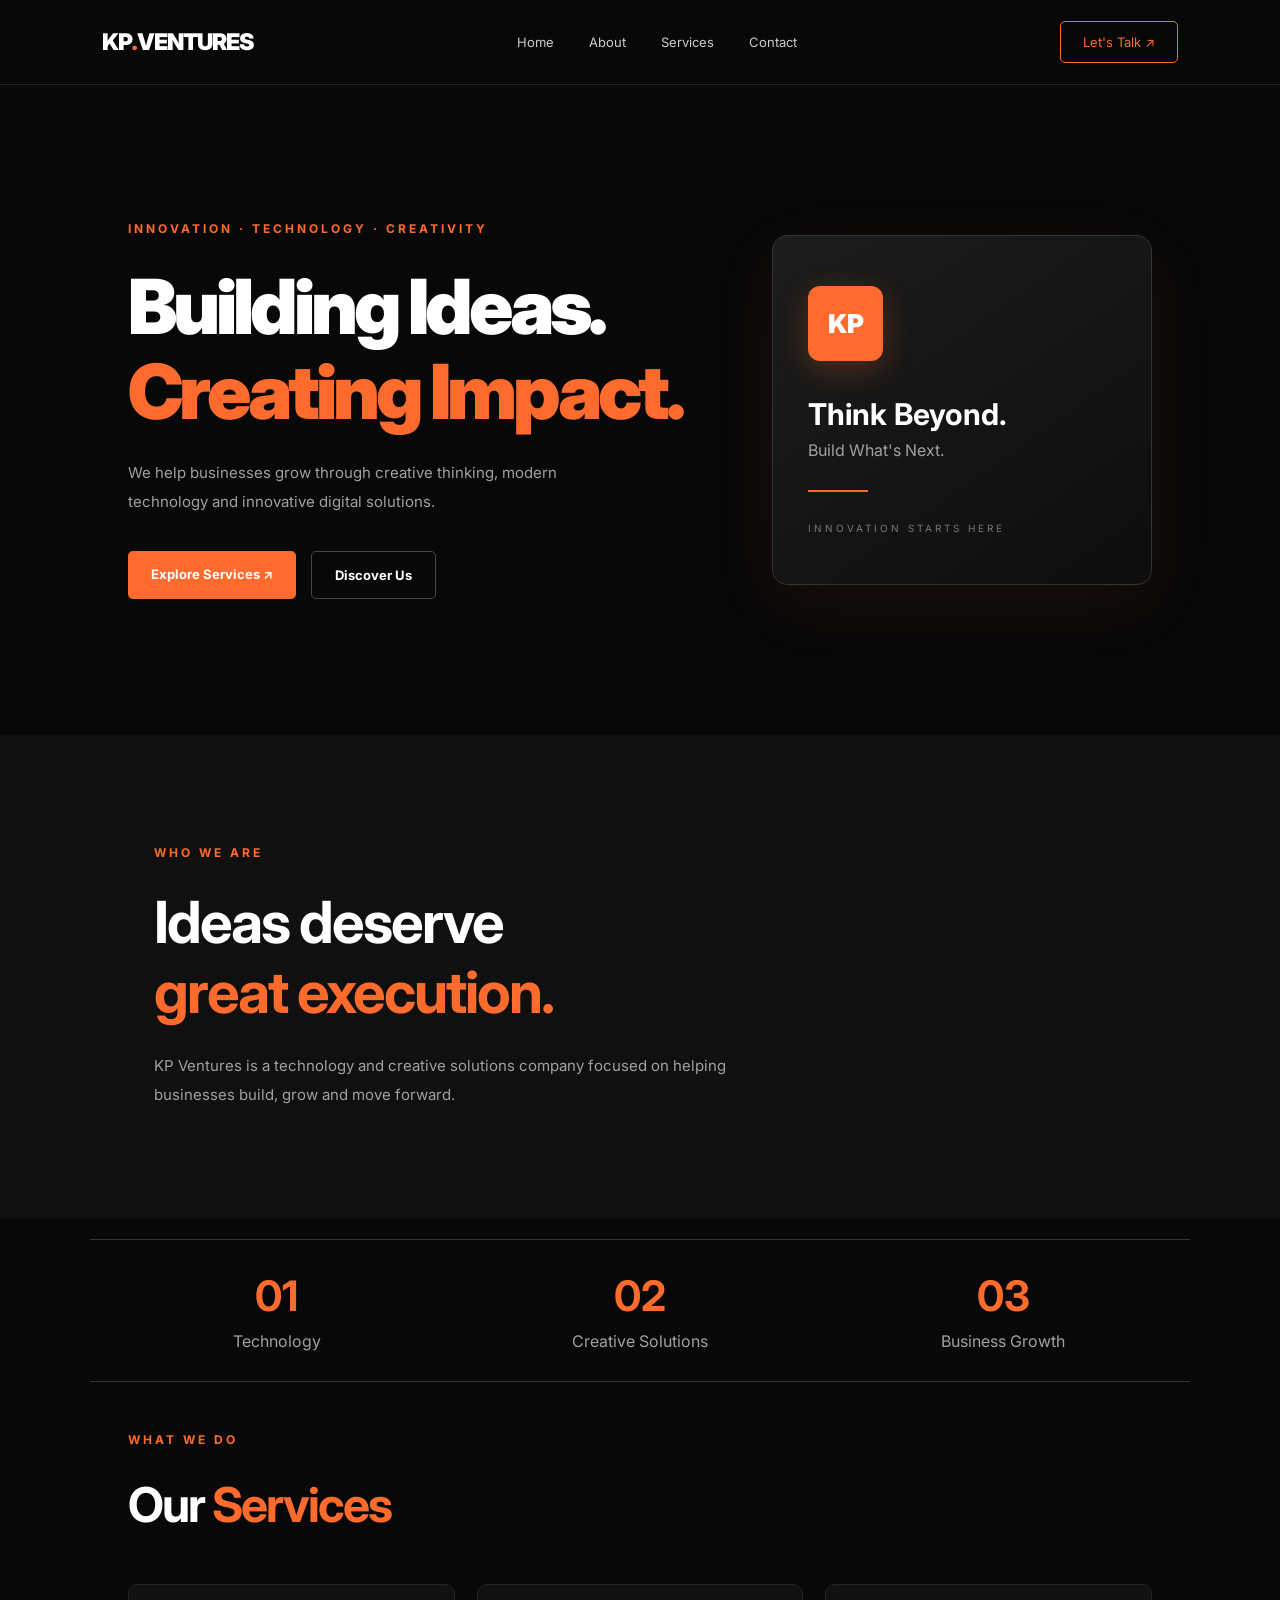
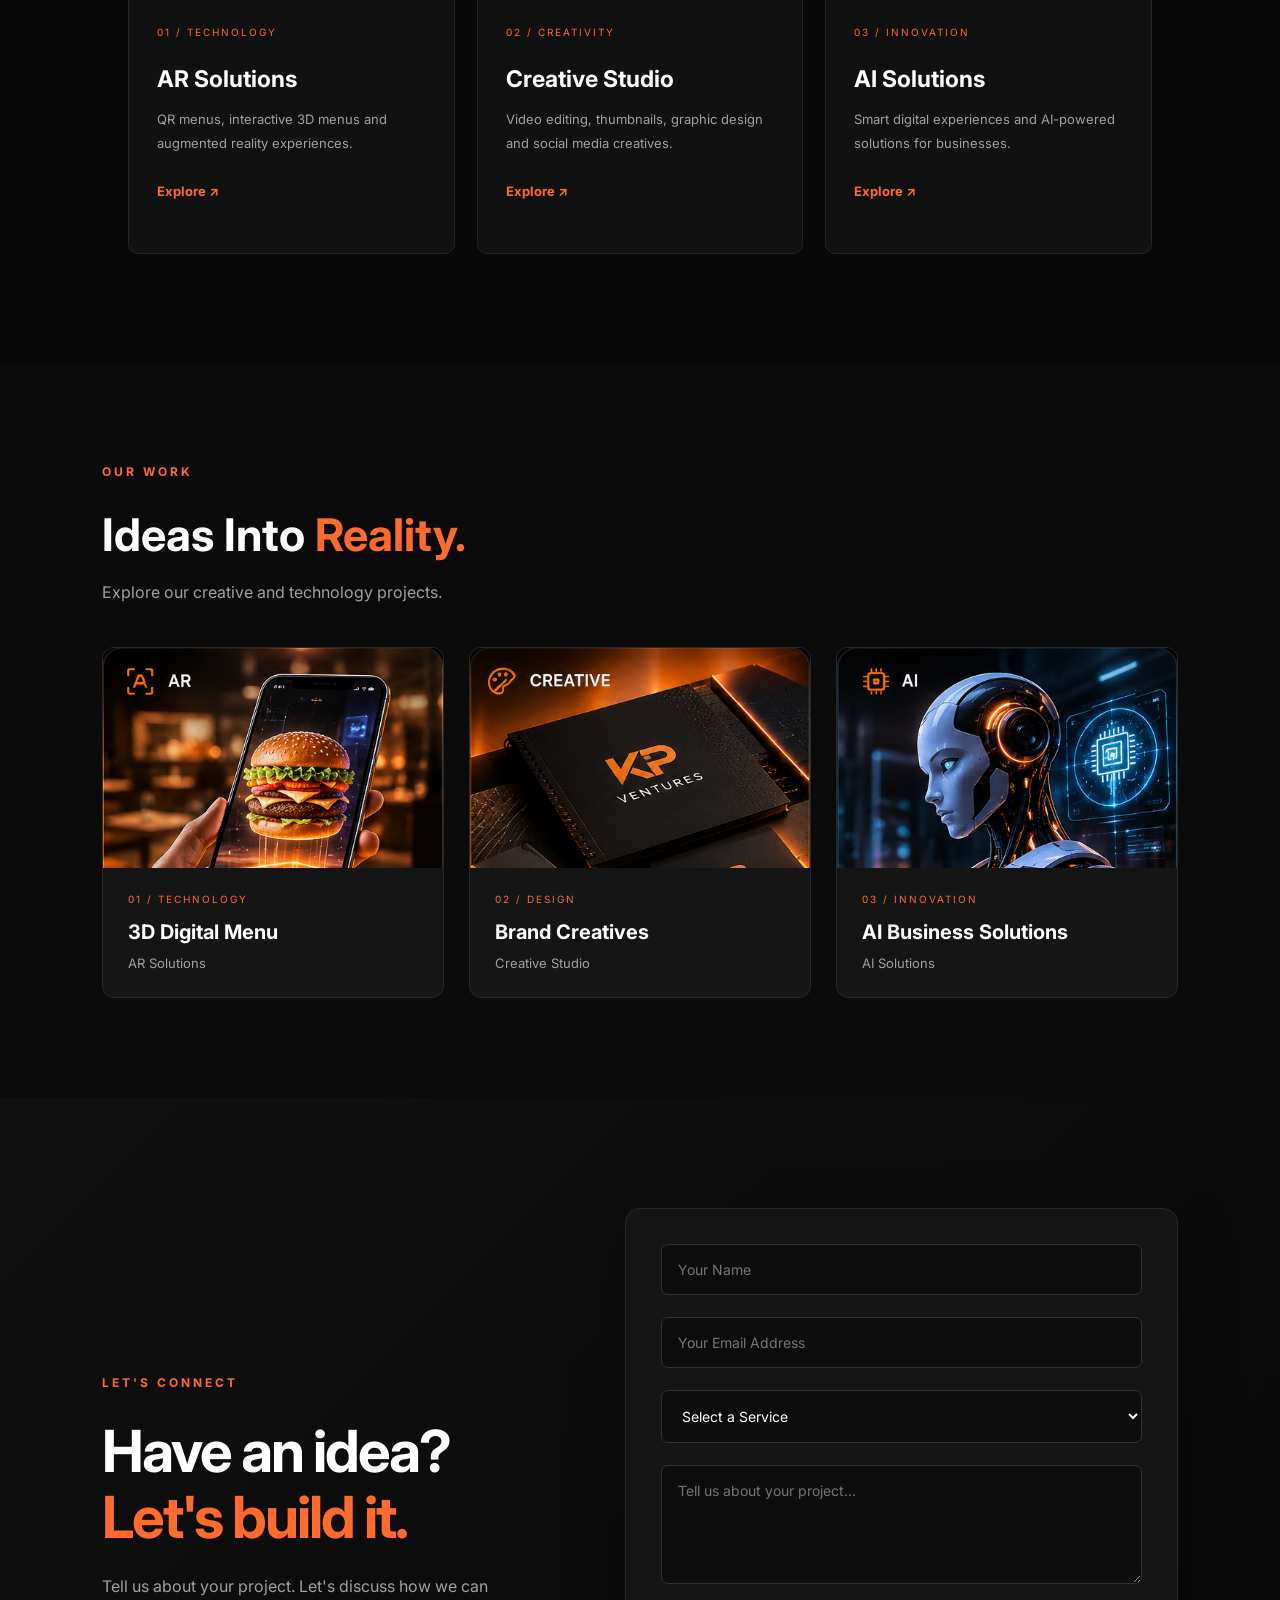
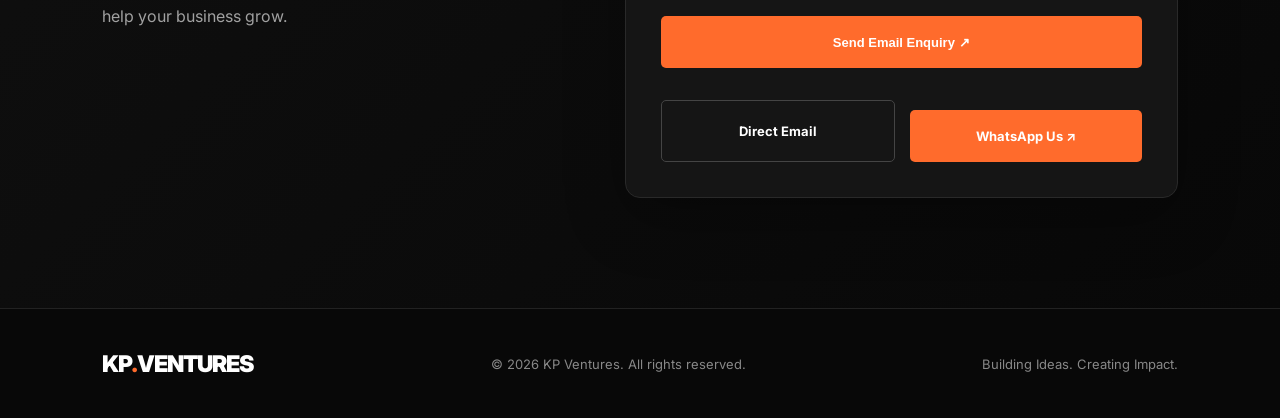
<file: index.html>
<!DOCTYPE html>
<html lang="en">

<head>
    <meta charset="UTF-8">
    <meta name="viewport" content="width=device-width, initial-scale=1.0">

    <title>KP Ventures | Technology, Creative & AI Solutions</title>

    <meta name="description" content="KP Ventures helps businesses grow with innovative AR solutions, creative design, video editing, and AI-powered digital services.">

    <meta name="keywords" content="KP Ventures, AR solutions, creative studio, AI solutions, digital marketing, business technology">

    <meta name="author" content="KP Ventures">

    <meta property="og:title" content="KP Ventures | Technology & Creative Solutions">
    <meta property="og:description" content="Explore innovative AR, creative design, and AI solutions with KP Ventures.">
    <meta property="og:type" content="website">

    <link rel="stylesheet" href="style.css">
</head>

<body>

<header class="navbar">

    <a href="#" class="logo">KP<span>.</span>VENTURES</a>

    <nav>
        <a href="#home">Home</a>
        <a href="#about">About</a>
        <a href="#services">Services</a>
        <a href="#contact">Contact</a>
    </nav>

    <a href="#contact" class="nav-btn">Let's Talk ↗</a>

</header>

<main>

    <!-- HERO SECTION -->

    <section class="hero" id="home">

        <div class="hero-content">

            <p class="tagline">INNOVATION · TECHNOLOGY · CREATIVITY</p>

            <h1>
                Building Ideas.<br>
                <span>Creating Impact.</span>
            </h1>

            <p class="hero-description">
                We help businesses grow through creative thinking,
                modern technology and innovative digital solutions.
            </p>

            <div class="hero-buttons">

                <a href="#services" class="primary-btn">
                    Explore Services ↗
                </a>

                <a href="#about" class="secondary-btn">
                    Discover Us
                </a>

            </div>

        </div>

        <div class="hero-visual">

            <div class="visual-card">

                <span class="visual-icon">KP</span>

                <h2>Think Beyond.</h2>

                <p>Build What's Next.</p>

                <div class="visual-line"></div>

                <span class="visual-small">
                    INNOVATION STARTS HERE
                </span>

            </div>

        </div>

    </section>


    <!-- ABOUT SECTION -->

    <section class="about" id="about">

        <p class="section-label">WHO WE ARE</p>

        <h2>
            Ideas deserve<br>
            <span>great execution.</span>
        </h2>

        <p>
            KP Ventures is a technology and creative solutions company
            focused on helping businesses build, grow and move forward.
        </p>

    </section>


    <!-- STATS SECTION -->

    <section class="stats">

        <div class="stat-item">
            <h2>01</h2>
            <p>Technology</p>
        </div>

        <div class="stat-item">
            <h2>02</h2>
            <p>Creative Solutions</p>
        </div>

        <div class="stat-item">
            <h2>03</h2>
            <p>Business Growth</p>
        </div>

    </section>


    <!-- SERVICES SECTION -->

    <section class="services" id="services">

        <p class="section-label">WHAT WE DO</p>

        <h2>Our <span>Services</span></h2>

        <div class="service-grid">

            <div class="service-card">

                <span>01 / TECHNOLOGY</span>

                <h3>AR Solutions</h3>

                <p>
                    QR menus, interactive 3D menus and augmented
                    reality experiences.
                </p>

                <a href="ar-solutions.html">Explore ↗</a>

            </div>


            <div class="service-card">

                <span>02 / CREATIVITY</span>

                <h3>Creative Studio</h3>

                <p>
                    Video editing, thumbnails, graphic design
                    and social media creatives.
                </p>

                <a href="creative-studio.html">Explore ↗</a>

            </div>


            <div class="service-card">

                <span>03 / INNOVATION</span>

                <h3>AI Solutions</h3>

                <p>
                    Smart digital experiences and AI-powered
                    solutions for businesses.
                </p>

                <a href="ai-solutions.html">Explore ↗</a>

            </div>

        </div>

    </section>


    <!-- PORTFOLIO SECTION -->

    <section class="portfolio" id="portfolio">

        <p class="section-label">OUR WORK</p>

        <h2>Ideas Into <span>Reality.</span></h2>

        <p class="portfolio-description">
            Explore our creative and technology projects.
        </p>

        <div class="portfolio-grid">

            <div class="portfolio-card">

                <div class="portfolio-image ar-demo">

                    <img src="assets/portfolio-ar.png"
                    alt="AR 3D Digital Menu">

                </div>

                <div class="portfolio-info">

                    <p>01 / TECHNOLOGY</p>

                    <h3>3D Digital Menu</h3>

                    <span>AR Solutions</span>

                </div>

            </div>


            <div class="portfolio-card">

                <div class="portfolio-image creative-demo">

                    <img src="assets/portfolio-creative.png"
                    alt="Creative Studio Branding">

                </div>

                <div class="portfolio-info">

                    <p>02 / DESIGN</p>

                    <h3>Brand Creatives</h3>

                    <span>Creative Studio</span>

                </div>

            </div>


            <div class="portfolio-card">

                <div class="portfolio-image ai-demo">

                    <img src="assets/portfolio-ai.png"
                    alt="AI Business Solutions">

                </div>

                <div class="portfolio-info">

                    <p>03 / INNOVATION</p>

                    <h3>AI Business Solutions</h3>

                    <span>AI Solutions</span>

                </div>

            </div>

        </div>

    </section>


    <!-- CONTACT SECTION -->

    <section class="contact" id="contact">

        <div class="contact-content">

            <p class="section-label">LET'S CONNECT</p>

            <h2>
                Have an idea?<br>
                <span>Let's build it.</span>
            </h2>

            <p class="contact-description">
                Tell us about your project. Let's discuss how
                we can help your business grow.
            </p>

        </div>


        <form id="enquiryForm" class="contact-form">

            <input
                type="text"
                id="clientName"
                placeholder="Your Name"
                required
            >

            <input
                type="email"
                id="clientEmail"
                placeholder="Your Email Address"
                required
            >

            <select id="clientService" required>

                <option value="">Select a Service</option>
                <option>AR Solutions</option>
                <option>Creative Studio</option>
                <option>AI Solutions</option>
                <option>Other</option>

            </select>

            <textarea
                id="projectDetails"
                placeholder="Tell us about your project..."
                rows="5"
                required
            ></textarea>

            <button type="submit" class="primary-btn">
                Send Email Enquiry ↗
            </button>


            <div class="contact-options">

                <a
                    href="mailto:kushagrapandey527@gmail.com"
                    class="secondary-btn"
                >
                    Direct Email
                </a>

                <a
                    href="https://wa.me/919517098943"
                    class="primary-btn"
                    target="_blank"
                    rel="noopener noreferrer"
                >
                    WhatsApp Us ↗
                </a>

            </div>

        </form>

    </section>

</main>


<!-- FOOTER -->

<footer>

    <a href="#" class="logo">
        KP<span>.</span>VENTURES
    </a>

    <p>© 2026 KP Ventures. All rights reserved.</p>

    <p>Building Ideas. Creating Impact.</p>

</footer>


<script src="script.js"></script>

</body>
</html>
</file>
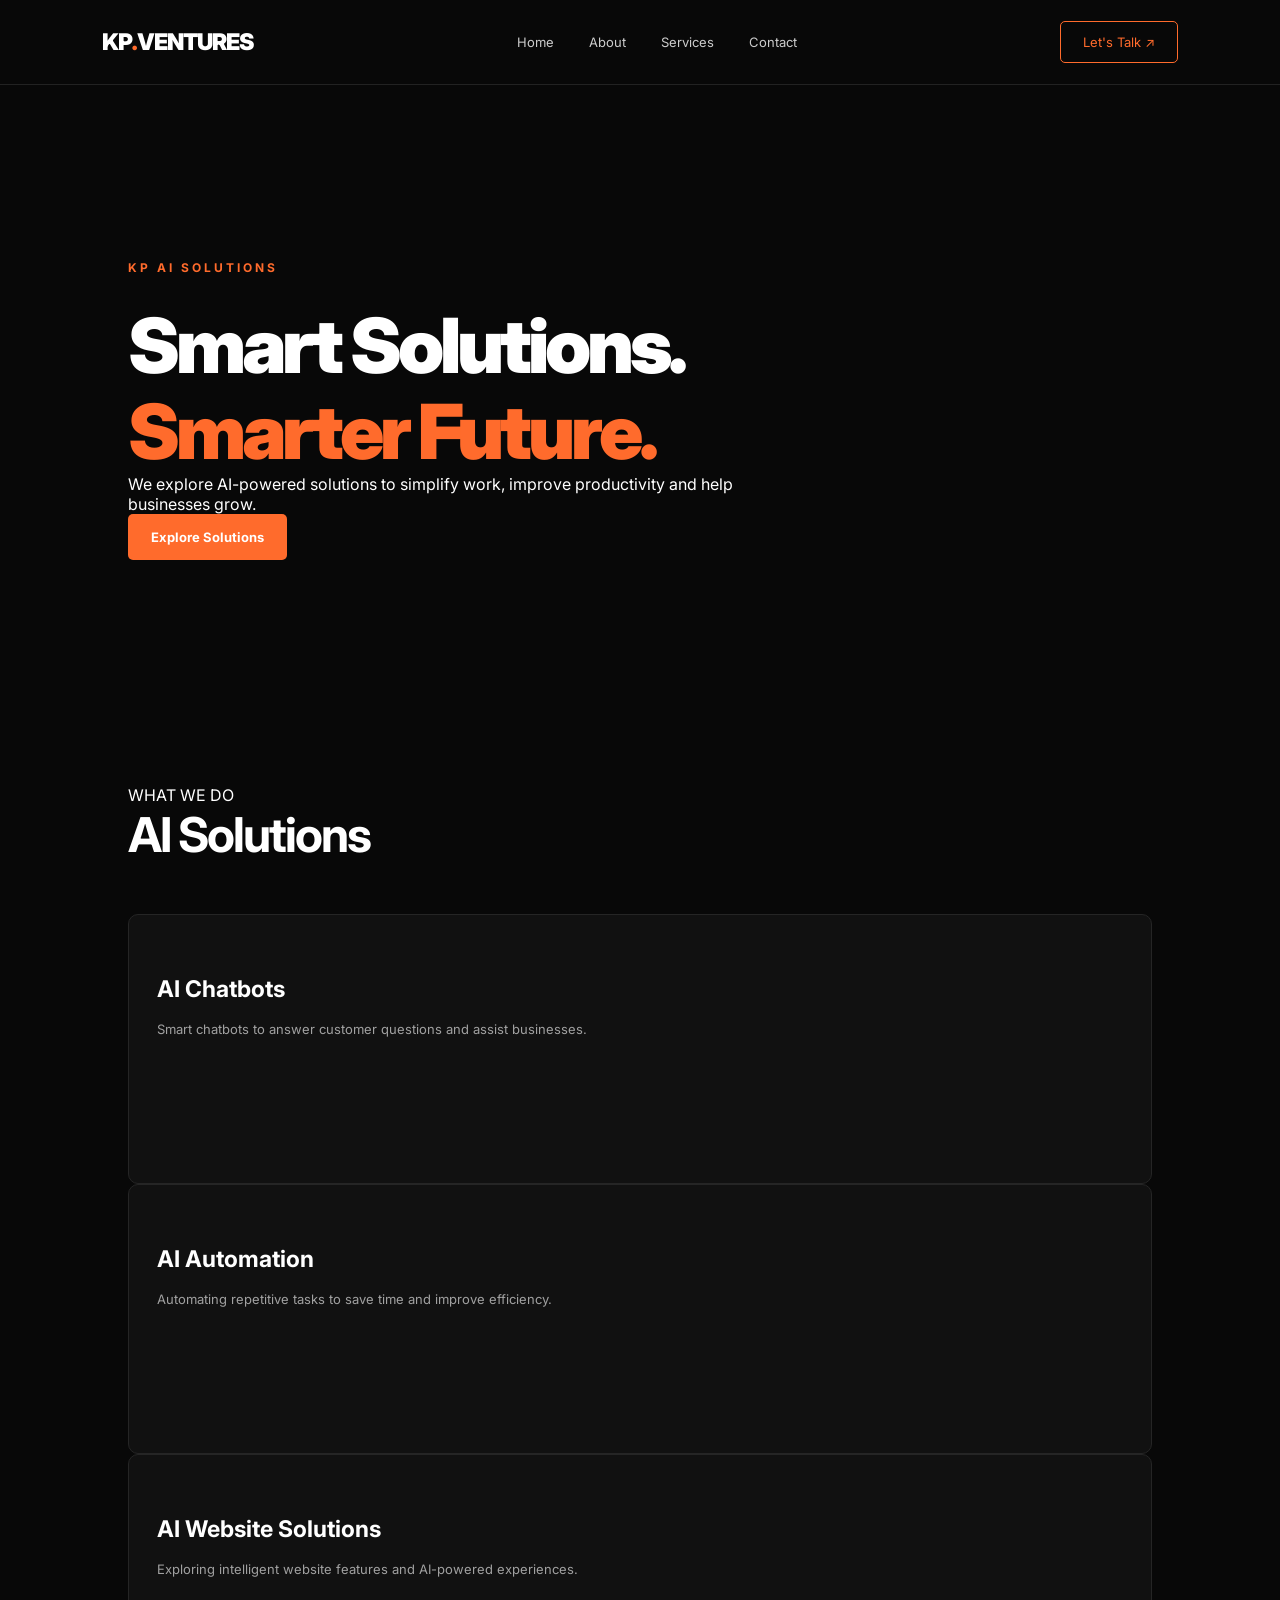
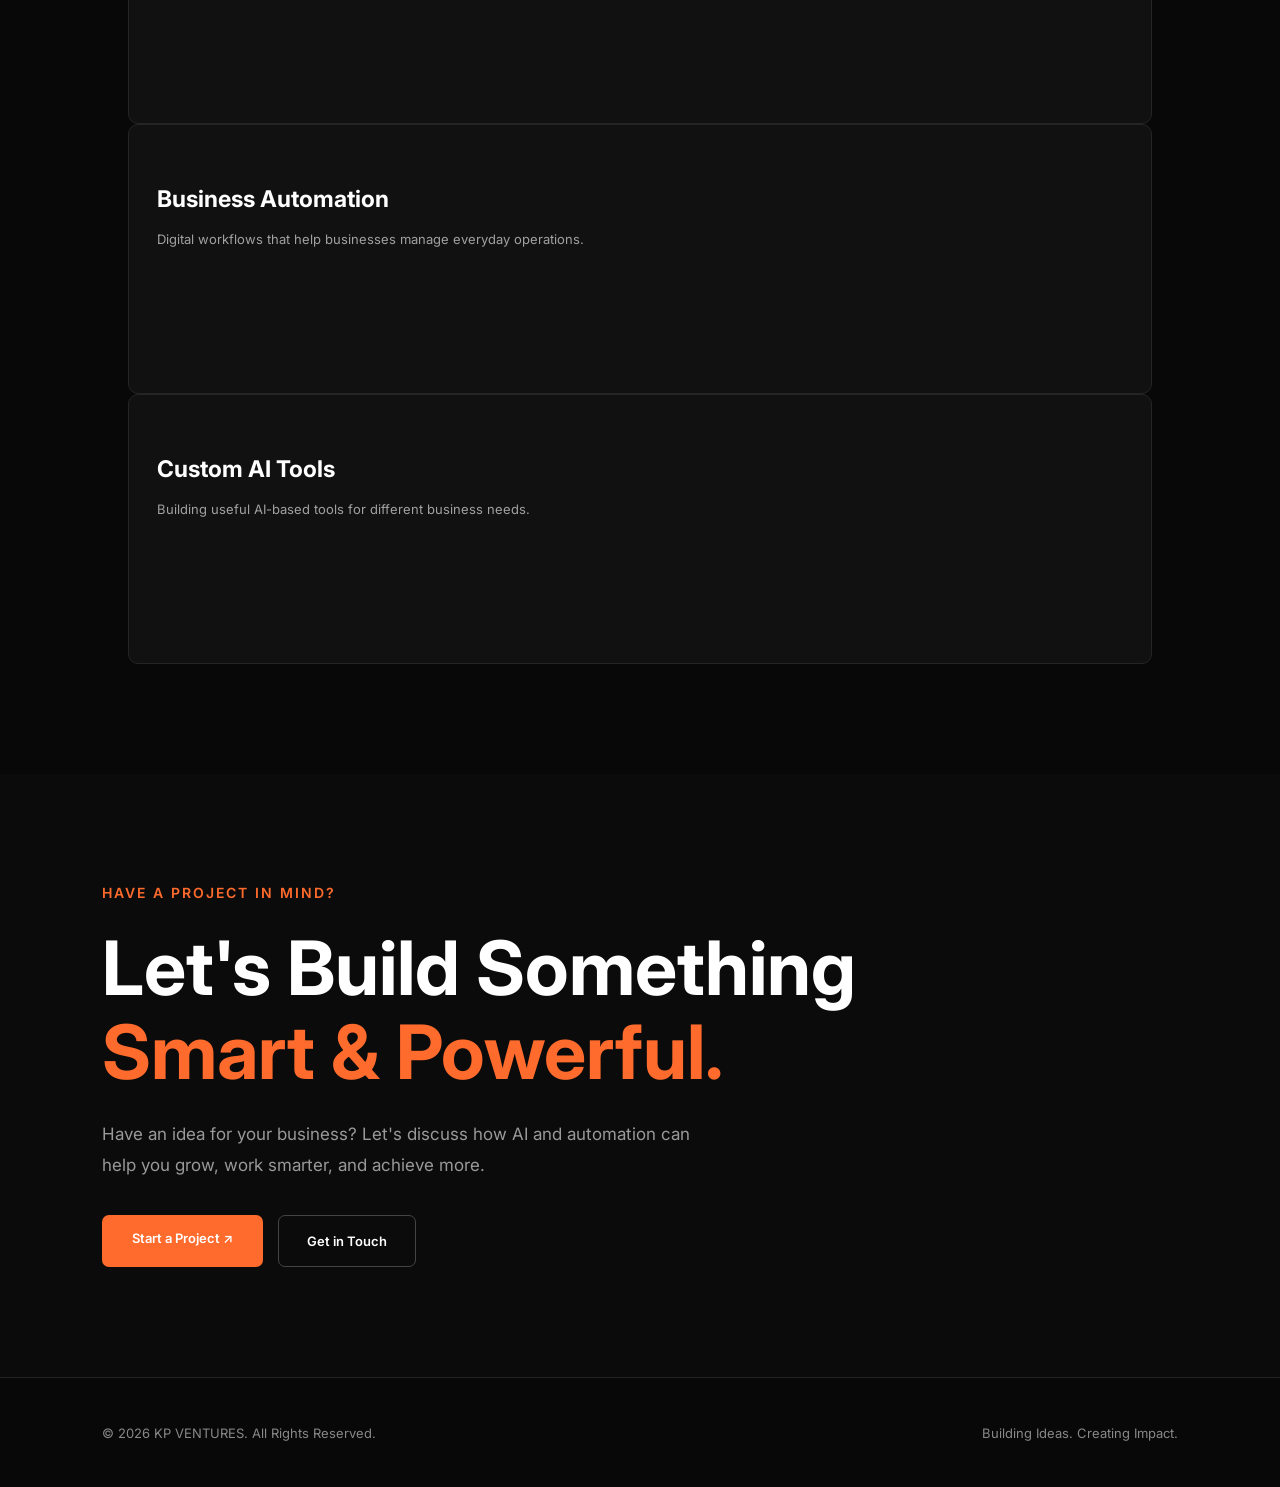
<file: ai-solutions.html>
<!DOCTYPE html>
<html lang="en">
<head>
    <meta charset="UTF-8">
    <meta name="viewport" content="width=device-width, initial-scale=1.0">
    <title>AI Solutions | KP Ventures</title>
    <link rel="stylesheet" href="style.css">
</head>
<body>
<header class="navbar">

<a href="index.html" class="logo">
    KP<span>.</span>VENTURES
</a>

<nav>
    <a href="index.html">Home</a>
    <a href="index.html#about">About</a>
    <a href="index.html#services">Services</a>
    <a href="#contact">Contact</a>
</nav>

<a href="#contact" class="nav-btn">Let's Talk ↗</a>

</header>

    <section class="hero">
        <div class="hero-content">
            <p class="tagline">KP AI SOLUTIONS</p>
            <h1>Smart Solutions.<br><span>Smarter Future.</span></h1>
            <p>
                We explore AI-powered solutions to simplify work,
                improve productivity and help businesses grow.
            </p>
            <a href="#services" class="primary-btn">Explore Solutions</a>
        </div>
    </section>

    <section class="services" id="services">
        <div class="section-heading">
            <p>WHAT WE DO</p>
            <h2>AI Solutions</h2>
        </div>

        <div class="service-container">

            <div class="service-card">
                <h3>AI Chatbots</h3>
                <p>Smart chatbots to answer customer questions and assist businesses.</p>
            </div>

            <div class="service-card">
                <h3>AI Automation</h3>
                <p>Automating repetitive tasks to save time and improve efficiency.</p>
            </div>

            <div class="service-card">
                <h3>AI Website Solutions</h3>
                <p>Exploring intelligent website features and AI-powered experiences.</p>
            </div>

            <div class="service-card">
                <h3>Business Automation</h3>
                <p>Digital workflows that help businesses manage everyday operations.</p>
            </div>

            <div class="service-card">
                <h3>Custom AI Tools</h3>
                <p>Building useful AI-based tools for different business needs.</p>
            </div>

        </div>
    </section>

    <section class="ai-page-contact" id="contact">

    <p class="contact-label">HAVE A PROJECT IN MIND?</p>

    <h2>Let's Build Something<br>
        <span>Smart & Powerful.</span>
    </h2>

    <p class="contact-description">
        Have an idea for your business? Let's discuss how AI and automation
        can help you grow, work smarter, and achieve more.
    </p>

    <div class="ai-contact-buttons">
        <a href="mailto:hello@kpventures.com" class="primary-btn">
            Start a Project ↗
        </a>

        <a href="index.html#contact" class="secondary-btn">
            Get in Touch
        </a>
    </div>

</section>

    <footer>
        <p>© 2026 KP VENTURES. All Rights Reserved.</p>
        <p>Building Ideas. Creating Impact.</p>
    </footer>

    <script src="script.js"></script>
</body>
</html>
</file>
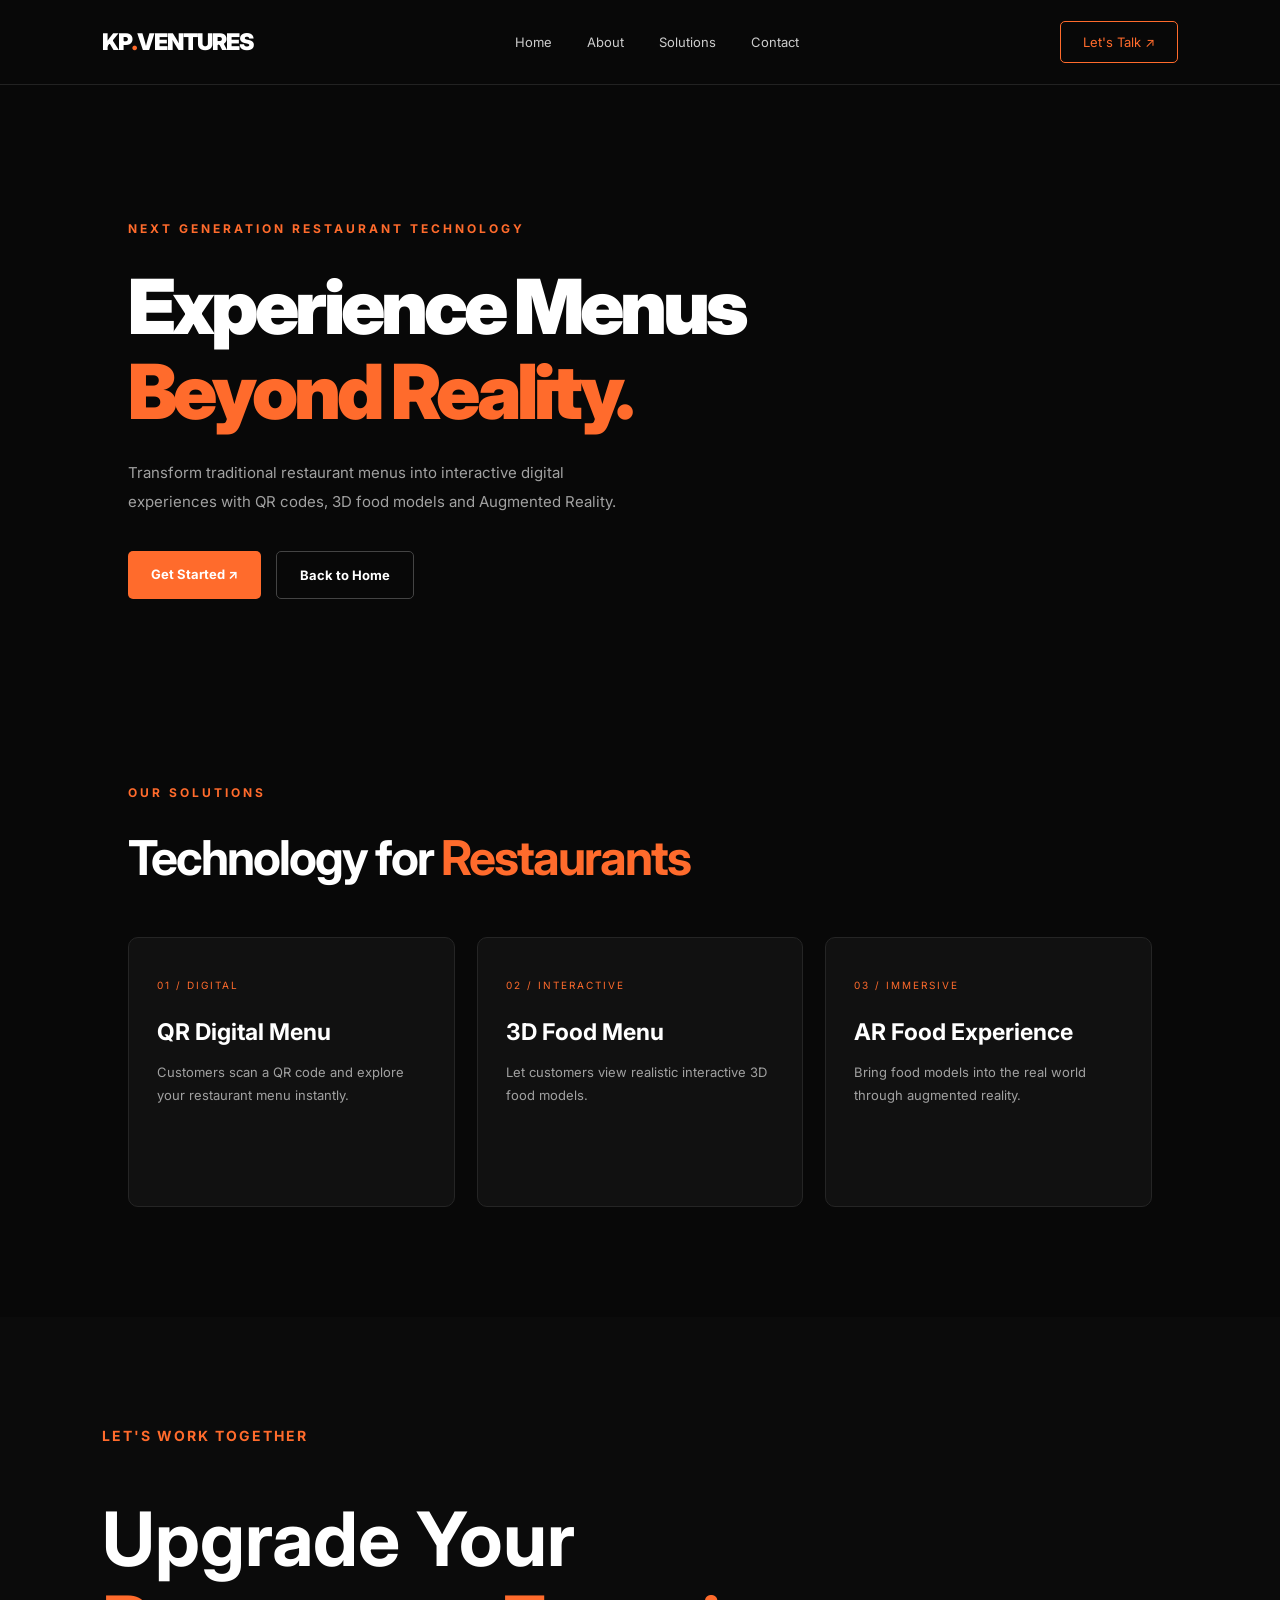
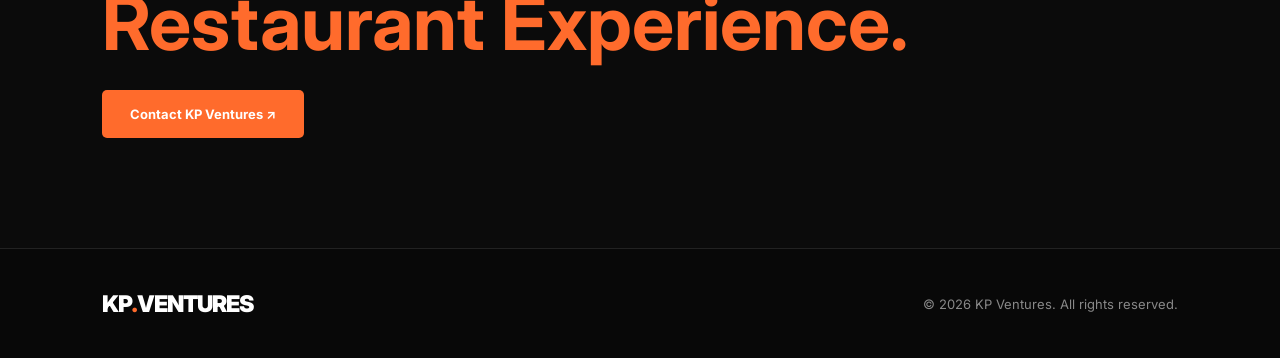
<file: ar-solutions.html>
<!DOCTYPE html>
<html lang="en">
<head>
    <meta charset="UTF-8">
    <meta name="viewport" content="width=device-width, initial-scale=1.0">

    <title>AR Solutions | KP Ventures</title>

    <link rel="stylesheet" href="style.css">
</head>

<body>

    <header class="navbar">
        <a href="index.html" class="logo">KP<span>.</span>VENTURES</a>

        <nav>
    <a href="index.html">Home</a>
    <a href="index.html#about">About</a>
    <a href="#solutions">Solutions</a>
    <a href="#contact">Contact</a>
</nav>


        <a href="#contact" class="nav-btn">Let's Talk ↗</a>
    </header>

    <section class="hero" id="solutions">

        <div class="hero-content">

            <p class="tagline">NEXT GENERATION RESTAURANT TECHNOLOGY</p>

            <h1>
                Experience Menus<br>
                <span>Beyond Reality.</span>
            </h1>

            <p class="hero-description">
                Transform traditional restaurant menus into interactive
                digital experiences with QR codes, 3D food models
                and Augmented Reality.
            </p>

            <div class="hero-buttons">
                <a href="#contact" class="primary-btn">Get Started ↗</a>
                <a href="index.html" class="secondary-btn">Back to Home</a>
            </div>

        </div>

    </section>

    <section class="services">

        <p class="section-label">OUR SOLUTIONS</p>

        <h2>Technology for <span>Restaurants</span></h2>

        <div class="service-grid">

            <div class="service-card">
                <span>01 / DIGITAL</span>
                <h3>QR Digital Menu</h3>
                <p>Customers scan a QR code and explore your restaurant menu instantly.</p>
            </div>

            <div class="service-card">
                <span>02 / INTERACTIVE</span>
                <h3>3D Food Menu</h3>
                <p>Let customers view realistic interactive 3D food models.</p>
            </div>

            <div class="service-card">
                <span>03 / IMMERSIVE</span>
                <h3>AR Food Experience</h3>
                <p>Bring food models into the real world through augmented reality.</p>
            </div>

        </div>

    </section>

    <section class="ar-page-contact" id="contact">

        <p class="section-label">LET'S WORK TOGETHER</p>

        <h2>Upgrade Your<br><span>Restaurant Experience.</span></h2>

        <a href="mailto:hello@kpventures.com" class="primary-btn">
            Contact KP Ventures ↗
        </a>

    </section>

    <footer>
        <a href="index.html" class="logo">KP<span>.</span>VENTURES</a>
        <p>© 2026 KP Ventures. All rights reserved.</p>
    </footer>

</body>
</html>
</file>
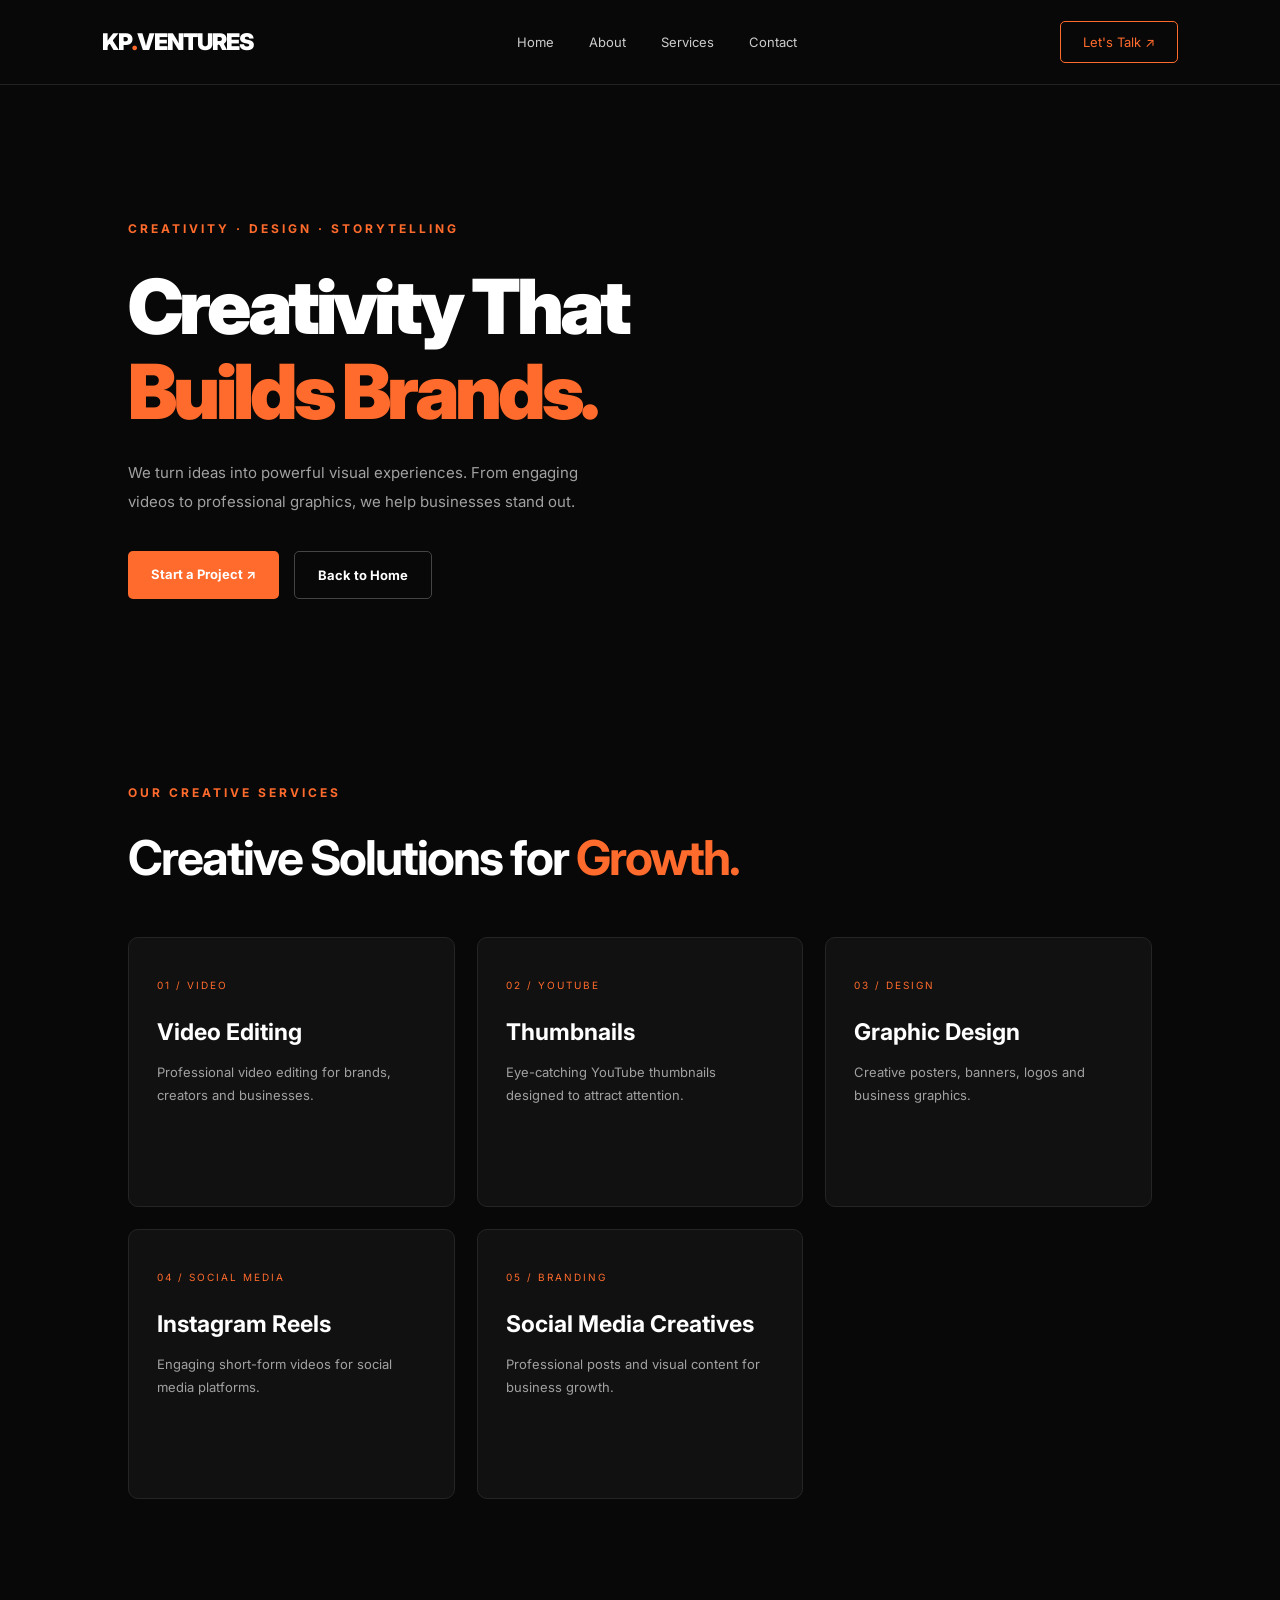
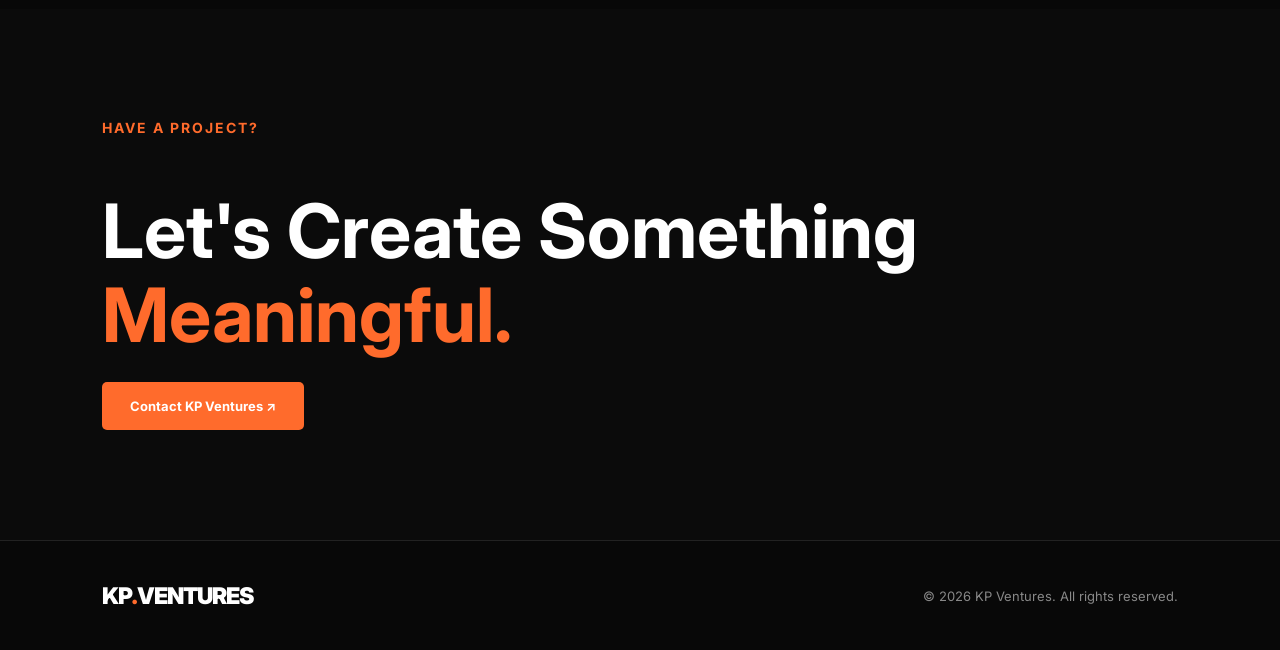
<file: creative-studio.html>
<!DOCTYPE html>
<html lang="en">
<head>
    <meta charset="UTF-8">
    <meta name="viewport" content="width=device-width, initial-scale=1.0">

    <title>Creative Studio | KP Ventures</title>

    <link rel="stylesheet" href="style.css">
</head>

<body>

    <header class="navbar">
        <a href="index.html" class="logo">KP<span>.</span>VENTURES</a>

        <nav>
    <a href="index.html">Home</a>
    <a href="index.html#about">About</a>
    <a href="#services">Services</a>
    <a href="#contact">Contact</a>
</nav>

        <a href="#contact" class="nav-btn">Let's Talk ↗</a>
    </header>

    <section class="hero" id="services">

        <div class="hero-content">

            <p class="tagline">CREATIVITY · DESIGN · STORYTELLING</p>

            <h1>
                Creativity That<br>
                <span>Builds Brands.</span>
            </h1>

            <p class="hero-description">
                We turn ideas into powerful visual experiences.
                From engaging videos to professional graphics,
                we help businesses stand out.
            </p>

            <div class="hero-buttons">
                <a href="#contact" class="primary-btn">Start a Project ↗</a>
                <a href="index.html" class="secondary-btn">Back to Home</a>
            </div>

        </div>

    </section>

    <section class="services">

        <p class="section-label">OUR CREATIVE SERVICES</p>

        <h2>Creative Solutions for <span>Growth.</span></h2>

        <div class="service-grid">

            <div class="service-card">
                <span>01 / VIDEO</span>
                <h3>Video Editing</h3>
                <p>Professional video editing for brands, creators and businesses.</p>
            </div>

            <div class="service-card">
                <span>02 / YOUTUBE</span>
                <h3>Thumbnails</h3>
                <p>Eye-catching YouTube thumbnails designed to attract attention.</p>
            </div>

            <div class="service-card">
                <span>03 / DESIGN</span>
                <h3>Graphic Design</h3>
                <p>Creative posters, banners, logos and business graphics.</p>
            </div>

            <div class="service-card">
                <span>04 / SOCIAL MEDIA</span>
                <h3>Instagram Reels</h3>
                <p>Engaging short-form videos for social media platforms.</p>
            </div>

            <div class="service-card">
                <span>05 / BRANDING</span>
                <h3>Social Media Creatives</h3>
                <p>Professional posts and visual content for business growth.</p>
            </div>

        </div>

    </section>

    <section class="creative-page-contact" id="contact">

        <p class="section-label">HAVE A PROJECT?</p>

        <h2>Let's Create Something<br><span>Meaningful.</span></h2>

        <a href="mailto:hello@kpventures.com" class="primary-btn">
            Contact KP Ventures ↗
        </a>

    </section>

    <footer>
        <a href="index.html" class="logo">KP<span>.</span>VENTURES</a>
        <p>© 2026 KP Ventures. All rights reserved.</p>
    </footer>

</body>
</html>
</file>
<file: style.css>
@import url('https://fonts.googleapis.com/css2?family=Inter:wght@400;500;600;700;800;900&display=swap');

:root {
    --bg: #080808;
    --card: #111111;
    --orange: #ff6b2c;
    --white: #ffffff;
    --gray: #a1a1a1;
}

* {
    margin: 0;
    padding: 0;
    box-sizing: border-box;
}

html {
    scroll-behavior: smooth;
}

body {
    background: var(--bg);
    color: var(--white);
    font-family: 'Inter', sans-serif;
}

a {
    text-decoration: none;
    color: inherit;
}

/* NAVBAR */

.navbar {
    height: 85px;
    padding: 0 8%;
    display: flex;
    align-items: center;
    justify-content: space-between;
    border-bottom: 1px solid #222;
}

.logo {
    font-size: 23px;
    font-weight: 900;
    letter-spacing: -1px;
}

.logo span {
    color: var(--orange);
}

.navbar nav {
    display: flex;
    gap: 35px;
}

.navbar nav a {
    font-size: 13px;
    color: #ccc;
    transition: 0.3s;
}

.navbar nav a:hover {
    color: var(--orange);
}

.nav-btn {
    border: 1px solid var(--orange);
    padding: 12px 22px;
    border-radius: 5px;
    color: var(--orange);
    font-size: 13px;
    transition: 0.3s;
}

.nav-btn:hover {
    background: var(--orange);
    color: white;
}

/* HERO SECTION */

.hero {
    min-height: 650px;
    padding: 100px 10%;
    display: flex;
    align-items: center;
    justify-content: space-between;
    gap: 50px;
}

.hero-content {
    max-width: 650px;
}

.tagline,
.section-label {
    color: var(--orange);
    font-size: 12px;
    font-weight: 700;
    letter-spacing: 3px;
    margin-bottom: 28px;
}

.hero h1 {
    font-size: clamp(45px, 6vw, 76px);
    line-height: 1.12;
    letter-spacing: -4px;
    font-weight: 900;
}

.hero h1 span,
.about h2 span,
.services h2 span,
.contact h2 span {
    color: var(--orange);
}

.hero-description {
    color: var(--gray);
    font-size: 15px;
    line-height: 1.9;
    max-width: 490px;
    margin-top: 25px;
}

.hero-buttons {
    display: flex;
    gap: 15px;
    margin-top: 35px;
}

.primary-btn,
.secondary-btn {
    display: inline-block;
    padding: 15px 23px;
    border-radius: 5px;
    font-size: 13px;
    font-weight: 700;
    transition: 0.3s;
}

.primary-btn {
    background: var(--orange);
    color: white;
}

.primary-btn:hover {
    background: #e95316;
    transform: translateY(-3px);
}

.secondary-btn {
    border: 1px solid #444;
}

.secondary-btn:hover {
    border-color: var(--orange);
    color: var(--orange);
}

/* HERO VISUAL */

.hero-visual {
    width: 380px;
    min-width: 300px;
}

.visual-card {
    min-height: 350px;
    background: linear-gradient(145deg, #1d1d1d, #0d0d0d);
    border: 1px solid #333;
    border-radius: 15px;
    padding: 45px 35px;
    display: flex;
    flex-direction: column;
    justify-content: center;
    box-shadow: 0 20px 70px rgba(255, 107, 44, 0.08);
}

.visual-icon {
    width: 75px;
    height: 75px;
    display: grid;
    place-items: center;
    background: var(--orange);
    border-radius: 12px;
    font-size: 26px;
    font-weight: 900;
    margin-bottom: 35px;
}

.visual-card h2 {
    font-size: 30px;
    margin-bottom: 8px;
}

.visual-card p {
    color: var(--gray);
}

.visual-line {
    height: 2px;
    width: 60px;
    background: var(--orange);
    margin: 30px 0;
}

.visual-small {
    color: #777;
    font-size: 10px;
    letter-spacing: 3px;
}

/* ABOUT */

.about {
    padding: 110px 12%;
    background: #101010;
}

.about h2,
.contact h2 {
    font-size: clamp(38px, 5vw, 58px);
    line-height: 1.2;
    letter-spacing: -2px;
    margin-bottom: 25px;
}

.about > p:last-child {
    color: var(--gray);
    max-width: 600px;
    line-height: 1.9;
    font-size: 15px;
}

/* SERVICES */

.services {
    padding: 110px 10%;
}

.services h2 {
    font-size: 48px;
    margin-bottom: 50px;
    letter-spacing: -2px;
}

.service-grid {
    display: grid;
    grid-template-columns: repeat(3, 1fr);
    gap: 22px;
}

.service-card {
    background: var(--card);
    border: 1px solid #252525;
    padding: 35px 28px;
    min-height: 270px;
    border-radius: 10px;
    transition: 0.3s;
}

.service-card:hover {
    transform: translateY(-8px);
    border-color: var(--orange);
}

.service-card > span {
    font-size: 10px;
    color: var(--orange);
    letter-spacing: 2px;
}

.service-card h3 {
    font-size: 23px;
    margin: 25px 0 15px;
}

.service-card p {
    color: var(--gray);
    font-size: 13px;
    line-height: 1.8;
    margin-bottom: 25px;
}

.service-card a {
    color: var(--orange);
    font-size: 13px;
    font-weight: 700;
}

/* CONTACT */

.contact {
    padding: 110px 12%;
    background: #101010;
}

.contact .primary-btn {
    margin-top: 10px;
}

/* FOOTER */

footer {
    min-height: 110px;
    padding: 30px 8%;
    display: flex;
    align-items: center;
    justify-content: space-between;
    gap: 20px;
    border-top: 1px solid #252525;
}

footer p {
    font-size: 11px;
    color: #777;
}

/* MOBILE RESPONSIVE */

@media (max-width: 850px) {

    .navbar {
        padding: 20px 5%;
        height: auto;
        flex-wrap: wrap;
        gap: 20px;
    }

    .navbar nav {
        order: 3;
        width: 100%;
        justify-content: center;
        gap: 20px;
    }

    .hero {
        padding: 75px 7%;
        flex-direction: column;
        align-items: flex-start;
    }

    .hero-visual {
        width: 100%;
    }

    .service-grid {
        grid-template-columns: 1fr;
    }

    footer {
        flex-direction: column;
        text-align: center;
    }
}

@media (max-width: 450px) {

    .hero h1 {
        letter-spacing: -2px;
    }

    .hero-buttons {
        flex-direction: column;
    }

    .navbar nav {
        gap: 13px;
    }

    .navbar nav a {
        font-size: 11px;
    }
}/* KP VENTURES - Scroll Animations */

.reveal {
    opacity: 0;
    transform: translateY(35px);
    transition: opacity 0.8s ease, transform 0.8s ease;
}

.reveal.active {
    opacity: 1;
    transform: translateY(0);
}

/* Smooth card animation */

.service-card {
    transition: transform 0.4s ease,
                border-color 0.4s ease,
                box-shadow 0.4s ease;
}

.service-card:hover {
    transform: translateY(-10px);
    border-color: var(--orange);
    box-shadow: 0 15px 35px rgba(255, 107, 44, 0.10);
}

/* Button animation */

.primary-btn,
.secondary-btn,
.nav-btn {
    transition: all 0.3s ease;
}

.primary-btn:hover {
    transform: translateY(-3px);
}

/* Reduced motion accessibility */

@media (prefers-reduced-motion: reduce) {
    .reveal,
    .service-card,
    .primary-btn,
    .secondary-btn,
    .nav-btn {
        transition: none;
    }
}/* STATS SECTION */
.stats {
    display: flex;
    justify-content: space-around;
    align-items: center;
    gap: 30px;
    max-width: 1100px;
    margin: 20px auto 50px;
    padding: 40px 20px;
    border-top: 1px solid #333;
    border-bottom: 1px solid #333;
}

.stat-item {
    flex: 1;
    text-align: center;
}

.stat-item h2 {
    font-size: 42px;
    color: var(--orange);
    margin-bottom: 10px;
}

.stat-item p {
    font-size: 16px;
    color: var(--gray);
}

@media (max-width: 600px) {
    .stats {
        flex-direction: column;
        gap: 30px;
    }
}/* PREMIUM SERVICE CARD EFFECT */

.service-card {
    position: relative;
    overflow: hidden;
    transition: all 0.4s ease;
}

.service-card:hover {
    transform: translateY(-10px);
    box-shadow: 0 15px 35px rgba(255, 120, 0, 0.12);
    background: #171717;
}

.service-card h3 {
    transition: color 0.3s ease;
}

.service-card:hover h3 {
    color: var(--orange);
}

.service-card a {
    display: inline-block;
    transition: all 0.3s ease;
}

.service-card a:hover {
    letter-spacing: 1px;
}/* PREMIUM HERO EFFECT */

.hero {
    position: relative;
    overflow: hidden;
}

.hero-content {
    animation: heroFade 1s ease forwards;
}

.hero-visual {
    animation: heroFloat 5s ease-in-out infinite;
}

.visual-card {
    transition: all 0.4s ease;
}

.visual-card:hover {
    border-color: var(--orange);
    box-shadow: 0 20px 80px rgba(255, 107, 44, 0.16);
}

.visual-icon {
    box-shadow: 0 8px 30px rgba(255, 107, 44, 0.25);
}

@keyframes heroFade {
    from {
        opacity: 0;
        transform: translateY(25px);
    }
    to {
        opacity: 1;
        transform: translateY(0);
    }
}

@keyframes heroFloat {
    0%, 100% {
        transform: translateY(0);
    }
    50% {
        transform: translateY(-10px);
    }
}/* PREMIUM CONTACT SECTION */

.contact {
    padding: 110px 8%;
    display: grid;
    grid-template-columns: 0.9fr 1.1fr;
    gap: 70px;
    align-items: center;
    background: linear-gradient(135deg, #101010, #080808);
}

.contact h2 {
    font-size: clamp(38px, 5vw, 58px);
    line-height: 1.15;
    margin: 20px 0;
}

.contact-description {
    color: var(--gray);
    line-height: 1.9;
    max-width: 420px;
}

.contact-form {
    background: #151515;
    border: 1px solid #292929;
    padding: 35px;
    border-radius: 15px;
    display: flex;
    flex-direction: column;
    gap: 18px;
    box-shadow: 0 20px 60px rgba(0,0,0,0.3);
}

.contact-form input,
.contact-form select,
.contact-form textarea {
    width: 100%;
    padding: 16px;
    background: #0d0d0d;
    border: 1px solid #333;
    border-radius: 7px;
    color: white;
    font-family: inherit;
    font-size: 14px;
    outline: none;
}

.contact-form input:focus,
.contact-form select:focus,
.contact-form textarea:focus {
    border-color: var(--orange);
}

.contact-form textarea {
    resize: vertical;
}

.contact-form button {
    border: none;
    cursor: pointer;
}

.contact-options {
    grid-column: 2;
    display: flex;
    gap: 15px;
    margin-top: -45px;
}

.contact-options a {
    text-align: center;
    flex: 1;
}

@media (max-width: 850px) {
    .contact {
        grid-template-columns: 1fr;
        gap: 35px;
    }

    .contact-options {
        grid-column: 1;
        margin-top: -15px;
    }
}

@media (max-width: 500px) {
    .contact-form {
        padding: 22px;
    }

    .contact-options {
        flex-direction: column;
    }
}/* PREMIUM PORTFOLIO SECTION */

.portfolio {
    padding: 100px 8%;
    background: #0b0b0b;
}

.portfolio h2 {
    font-size: 45px;
    margin: 20px 0;
}

.portfolio h2 span {
    color: var(--orange);
}

.portfolio-description {
    color: var(--gray);
    margin-bottom: 45px;
}

.portfolio-grid {
    display: grid;
    grid-template-columns: repeat(3, 1fr);
    gap: 25px;
}

.portfolio-card {
    background: #151515;
    border: 1px solid #292929;
    border-radius: 12px;
    overflow: hidden;
    transition: 0.4s ease;
}

.portfolio-card:hover {
    transform: translateY(-8px);
    border-color: var(--orange);
    box-shadow: 0 15px 35px rgba(255, 107, 44, 0.10);
}

.portfolio-image {
    height: 220px;
    display: grid;
    place-items: center;
    font-size: 40px;
    font-weight: 900;
    letter-spacing: 3px;
}

.ar-demo {
    background: linear-gradient(135deg, #252525, #49301e);
}

.creative-demo {
    background: linear-gradient(135deg, #252525, #30204a);
}

.ai-demo {
    background: linear-gradient(135deg, #252525, #16423d);
}

.portfolio-info {
    padding: 25px;
}

.portfolio-info p {
    color: var(--orange);
    font-size: 10px;
    letter-spacing: 2px;
}

.portfolio-info h3 {
    font-size: 20px;
    margin: 15px 0 8px;
}

.portfolio-info span {
    color: var(--gray);
    font-size: 13px;
}

@media (max-width: 850px) {
    .portfolio-grid {
        grid-template-columns: 1fr;
    }
}/* CONTACT FORM BUTTON SPACING FIX */

.contact-form {
    gap: 22px;
}

.contact-form button {
    width: 100%;
    min-height: 52px;
}

.contact-options {
    display: flex;
    flex-direction: row;
    gap: 15px;
    margin-top: 10px;
    width: 100%;
}

.contact-options a {
    flex: 1;
    text-align: center;
}

.contact-options a {
    display: flex;
    justify-content: center;
    align-items: center;
    min-height: 52px;
    width: 100%;
    box-sizing: border-box;
}/* AI PAGE CONTACT FIX */

.ai-page-contact {
    padding: 100px 8%;
    display: flex;
    flex-direction: column;
    align-items: flex-start;
    gap: 25px;
    background: #0b0b0b;
}

.ai-page-contact h2 {
    font-size: clamp(38px, 5vw, 58px);
    line-height: 1.2;
    margin: 0;
}

.ai-page-contact p {
    color: var(--gray);
}

.ai-page-contact .primary-btn {
    display: inline-block;
    width: auto;
    padding: 15px 30px;
}

@media (max-width: 600px) {
    .ai-page-contact {
        padding: 70px 6%;
    }
}/* AI PAGE PREMIUM CONTACT SECTION */

.ai-page-contact {
    padding: 110px 8%;
    background: #0b0b0b;
    display: flex;
    flex-direction: column;
    align-items: flex-start;
    gap: 25px;
}

.ai-page-contact .contact-label {
    color: #ff6b2c;
    font-size: 14px;
    letter-spacing: 2px;
    font-weight: 600;
}

.ai-page-contact h2 {
    font-size: clamp(40px, 6vw, 75px);
    line-height: 1.12;
    font-weight: 700;
    color: #fff;
    margin: 0;
}

.ai-page-contact h2 span {
    color: #ff6b2c;
}

.ai-page-contact .contact-description {
    max-width: 600px;
    color: #999;
    font-size: 17px;
    line-height: 1.8;
}

.ai-contact-buttons {
    display: flex;
    flex-wrap: wrap;
    gap: 15px;
    margin-top: 10px;
}

.ai-contact-buttons a {
    display: inline-flex;
    align-items: center;
    justify-content: center;
    padding: 16px 28px;
    min-height: 52px;
    border-radius: 7px;
    text-decoration: none;
    font-weight: 600;
    transition: 0.3s ease;
}

.ai-contact-buttons .primary-btn {
    background: #ff6b2c;
    color: #fff;
}

.ai-contact-buttons .primary-btn:hover {
    background: #e85a1b;
    transform: translateY(-3px);
}

.ai-contact-buttons .secondary-btn {
    border: 1px solid #444;
    color: #fff;
}

.ai-contact-buttons .secondary-btn:hover {
    border-color: #ff6b2c;
    color: #ff6b2c;
}

@media (max-width: 600px) {
    .ai-page-contact {
        padding: 75px 6%;
    }

    .ai-contact-buttons {
        width: 100%;
        flex-direction: column;
    }

    .ai-contact-buttons a {
        width: 100%;
        box-sizing: border-box;
    }
}/* AI PAGE FOOTER */

footer {
    padding: 30px 8%;
    background: #080808;
    border-top: 1px solid #222;
    display: flex;
    justify-content: space-between;
    align-items: center;
    gap: 15px;
    flex-wrap: wrap;
}

footer p {
    color: #888;
    font-size: 13px;
    margin: 0;
}

@media (max-width: 600px) {
    footer {
        flex-direction: column;
        text-align: center;
        padding: 25px 6%;
    }
}/* CREATIVE STUDIO CONTACT */

.creative-page-contact {
    padding: 110px 8%;
    background: #0b0b0b;
    display: flex;
    flex-direction: column;
    align-items: flex-start;
    gap: 25px;
}

.creative-page-contact .section-label {
    color: #ff6b2c;
    letter-spacing: 2px;
    font-size: 14px;
}

.creative-page-contact h2 {
    font-size: clamp(40px, 6vw, 75px);
    line-height: 1.12;
    color: #fff;
    margin: 0;
}

.creative-page-contact h2 span {
    color: #ff6b2c;
}

.creative-page-contact .primary-btn {
    display: inline-block;
    width: auto;
    padding: 16px 28px;
}

@media (max-width: 600px) {
    .creative-page-contact {
        padding: 75px 6%;
    }
}/* CREATIVE STUDIO FOOTER */

.creative-page-contact + footer {
    padding: 30px 8%;
    background: #080808;
    border-top: 1px solid #222;
    display: flex;
    justify-content: space-between;
    align-items: center;
    gap: 15px;
    flex-wrap: wrap;
}

.creative-page-contact + footer p {
    color: #888;
    font-size: 13px;
    margin: 0;
}

@media (max-width: 600px) {
    .creative-page-contact + footer {
        flex-direction: column;
        text-align: center;
        padding: 25px 6%;
    }
}/* MOBILE NAVBAR POLISH */

@media (max-width: 600px) {
    .navbar {
        padding: 18px 5%;
        gap: 18px;
    }

    .navbar .logo {
        font-size: 20px;
    }

    .navbar .nav-btn {
        padding: 10px 15px;
        font-size: 12px;
    }

    .navbar nav {
        width: 100%;
        justify-content: space-between;
        gap: 10px;
    }

    .navbar nav a {
        font-size: 12px;
    }
}/* AR SOLUTIONS CONTACT */
.ar-page-contact {
padding: 110px 8%;
background: #0b0b0b;
display: flex;
flex-direction: column;
align-items: flex-start;
gap: 25px;
}

.ar-page-contact .section-label {
color: #ff6b2c;
letter-spacing: 2px;
font-size: 14px;
}

.ar-page-contact h2 {
font-size: clamp(40px, 6vw, 75px);
line-height: 1.12;
color: #fff;
margin: 0;
}

.ar-page-contact h2 span {
color: #ff6b2c;
}

.ar-page-contact .primary-btn {
display: inline-block;
width: auto;
padding: 16px 28px;
}

@media (max-width: 600px) {
.ar-page-contact {
padding: 75px 6%;
}
}
/* AR SOLUTIONS FOOTER */
.ar-page-contact + footer {
padding: 30px 8%;
background: #080808;
border-top: 1px solid #222;
display: flex;
justify-content: space-between;
align-items: center;
gap: 15px;
flex-wrap: wrap;
}

.ar-page-contact + footer p {
color: #888;
font-size: 13px;
margin: 0;
}

@media (max-width: 600px) {
.ar-page-contact + footer {
flex-direction: column;
text-align: center;
padding: 25px 6%;
}
}
/* HOMEPAGE STATS AND SERVICES SPACING FIX */

.stats {
margin-bottom: 0 !important;
padding: 30px 20px !important;
}

.services {
padding-top: 50px !important;
}
/* PORTFOLIO IMAGE FIX */

.portfolio-image {
height: 220px;
overflow: hidden;
padding: 0;
}

.portfolio-image img {
width: 100%;
height: 100%;
object-fit: cover;
display: block;
}

.portfolio-card {
overflow: hidden;
}
</file>
